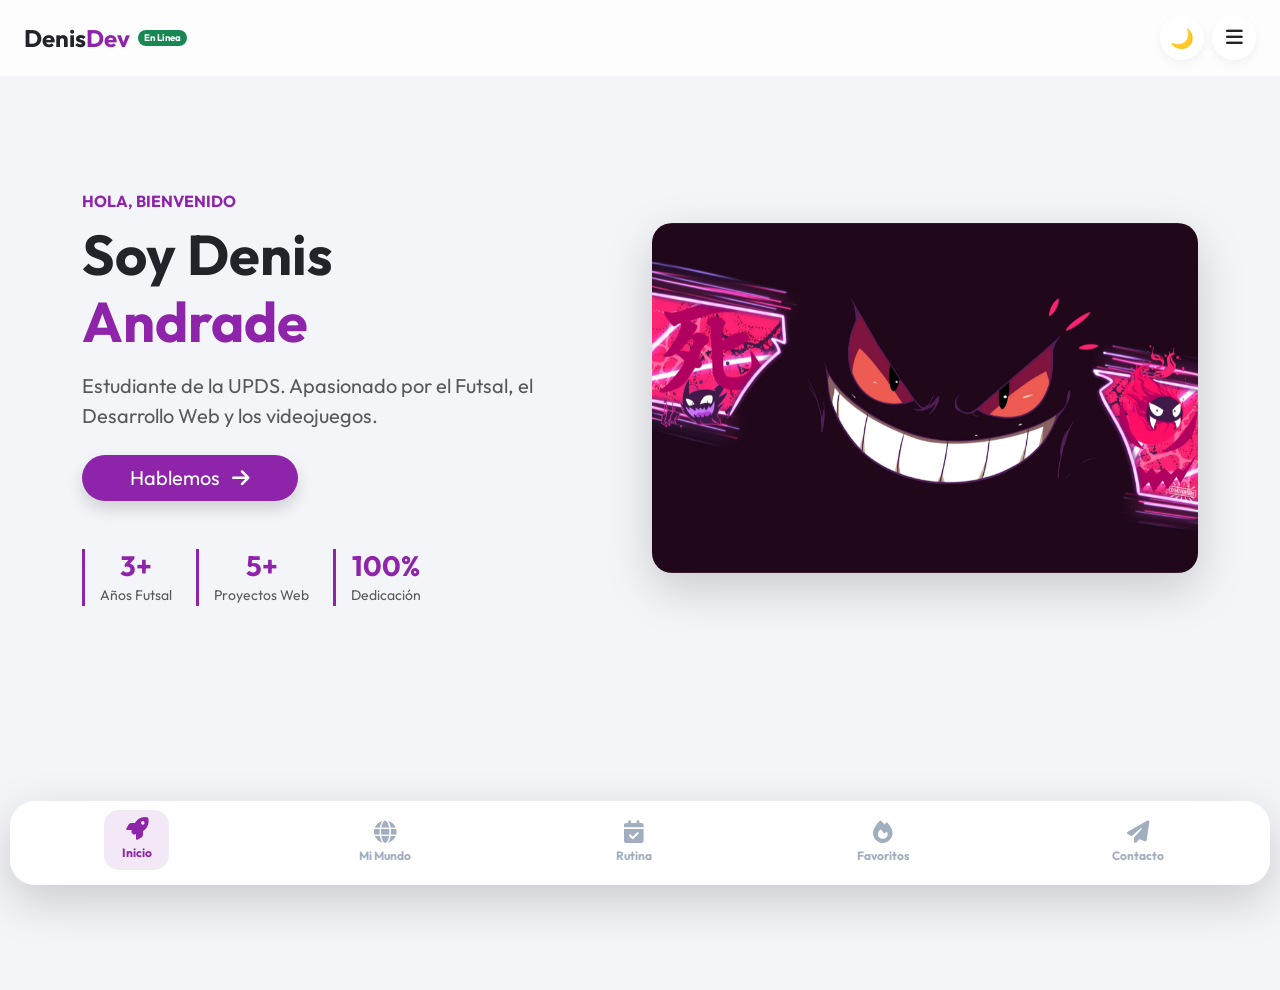
<file: index.html>
<!DOCTYPE html>
<html lang="es">
<head>
    <meta charset="UTF-8">
    <meta name="viewport" content="width=device-width, initial-scale=1.0, maximum-scale=1.0, user-scalable=no">
    <title>Denis Andrade | Portafolio PWA</title>
    
    <!-- Bootstrap CSS -->
    <link href="https://cdn.jsdelivr.net/npm/bootstrap@5.3.0/dist/css/bootstrap.min.css" rel="stylesheet">
    <!-- FontAwesome -->
    <link rel="stylesheet" href="https://cdnjs.cloudflare.com/ajax/libs/font-awesome/6.4.0/css/all.min.css">
    <!-- Google Fonts -->
    <link href="https://fonts.googleapis.com/css2?family=Outfit:wght@300;500;700&display=swap" rel="stylesheet">
    
    <!-- PWA -->
    <link rel="manifest" href="manifest.json">
    <meta name="theme-color" content="#8e24aa">
    
    <link rel="stylesheet" href="styles.css">
</head>
<body class="modo-claro">

    <!-- TOP BAR -->
    <header class="top-bar d-flex justify-content-between align-items-center px-4 py-3 fixed-top">
        <div class="d-flex align-items-center gap-2">
            <h1 class="logo m-0 fs-4 fw-bold text-dark">Denis<span class="text-gengar">Dev</span></h1>
            <span id="estadoRed" class="badge bg-success rounded-pill" style="font-size: 0.6rem;">En Línea</span>
        </div>
        
        <div class="d-flex gap-2">
            <button id="themeBtn" class="btn btn-icon btn-tactil">🌙</button>
            <button id="btnMenu" class="btn btn-icon btn-tactil"><i class="fas fa-bars"></i></button>
        </div>
    </header>

    <!-- MENÚ HAMBURGUESA -->
    <div id="menuDesplegable" class="menu-flotante shadow-lg">
        <div class="menu-header text-center pb-3 mb-3 border-bottom">
            <h5 class="text-gengar fw-bold m-0">Opciones Rápidas</h5>
            <small class="text-muted" id="textoHidratacion">Cargando...</small>
        </div>
        <ul class="list-unstyled m-0">
            <li><a href="#" onclick="cambiarSeccion('inicio')"><i class="fas fa-home"></i> Inicio</a></li>
            <li><a href="#" onclick="cambiarSeccion('sobre-mi')"><i class="fas fa-user-astronaut"></i> Sobre mí</a></li>
            <li><a href="#" onclick="cambiarSeccion('horario')"><i class="fas fa-calendar-alt"></i> Mi Horario</a></li>
            <li><a href="#" onclick="cambiarSeccion('favoritos')"><i class="fas fa-star"></i> Favoritos</a></li>
            <li><a href="#" onclick="cambiarSeccion('contacto')"><i class="fas fa-envelope"></i> Contacto</a></li>
        </ul>
    </div>
    <div id="overlay" class="overlay"></div>

    <!-- CONTENEDOR PRINCIPAL -->
    <main class="container main-content">
        
        <!-- 1. INICIO -->
        <section id="sec-inicio" class="app-seccion activa pt-5">
            <div class="row align-items-center pt-4 min-vh-75">
                <div class="col-lg-6 mb-4 mb-lg-0 text-center text-lg-start">
                    <p class="text-gengar fw-bold text-uppercase tracking-wide mb-2">Hola, bienvenido</p>
                    <h1 class="display-4 fw-bold mb-3 text-dark hero-title">Soy Denis<br><span class="text-gengar">Andrade</span></h1>
                    <p class="text-muted fs-5 mb-4">Estudiante de la UPDS. Apasionado por el Futsal, el Desarrollo Web y los videojuegos.</p>
                    <button onclick="cambiarSeccion('contacto')" class="btn btn-gengar btn-lg px-5 rounded-pill shadow">Hablemos <i class="fas fa-arrow-right ms-2"></i></button>
                    
                    <div class="d-flex gap-4 mt-5 justify-content-center justify-content-lg-start">
                        <div class="stat-box text-center">
                            <h3 class="fw-bold text-gengar m-0">3+</h3>
                            <small class="text-muted">Años Futsal</small>
                        </div>
                        <div class="stat-box text-center">
                            <h3 class="fw-bold text-gengar m-0">5+</h3>
                            <small class="text-muted">Proyectos Web</small>
                        </div>
                        <div class="stat-box text-center">
                            <h3 class="fw-bold text-gengar m-0">100%</h3>
                            <small class="text-muted">Dedicación</small>
                        </div>
                    </div>
                </div>
                <div class="col-lg-6">
                    <div class="hero-image-container shadow-lg">
                        <div id="inicioCarousel" class="carousel slide carousel-fade" data-bs-ride="carousel">
                            <div class="carousel-inner rounded-4">
                                <div class="carousel-item active">
                                    <img src="img/foto1.jpg" class="d-block w-100 hero-img" alt="Futsal" loading="lazy">
                                </div>
                                <div class="carousel-item">
                                    <img src="img/foto2.jpg" class="d-block w-100 hero-img" alt="Hardware" loading="lazy">
                                </div>
                                <div class="carousel-item">
                                    <img src="img/foto3.jpg" class="d-block w-100 hero-img" alt="Gaming" loading="lazy">
                                </div>
                            </div>
                        </div>
                    </div>
                </div>
            </div>
        </section>

        <!-- 2. SOBRE MI (CON TARJETAS INTERACTIVAS) -->
        <section id="sec-sobre-mi" class="app-seccion pt-5">
            <div class="text-center mb-4 pt-4">
                <h2 class="display-6 fw-bold text-dark">Mi Mundo</h2>
                <p class="text-muted">Haz clic en una tarjeta para saber más</p>
            </div>
            <div class="row g-4">
                <!-- Tarjeta Futsal -->
                <div class="col-md-6 col-lg-3">
                    <div class="card-custom p-4 text-center h-100 card-interactiva" onclick="abrirModal('futsal')">
                        <div class="icon-box mx-auto mb-3"><i class="fas fa-futbol"></i></div>
                        <h5 class="fw-bold text-dark">Futsal</h5>
                        <p class="text-muted small mb-0">Disciplina y campeonatos.</p>
                    </div>
                </div>
                <!-- Tarjeta Gaming -->
                <div class="col-md-6 col-lg-3">
                    <div class="card-custom p-4 text-center h-100 card-interactiva" onclick="abrirModal('gaming')">
                        <div class="icon-box mx-auto mb-3"><i class="fas fa-gamepad"></i></div>
                        <h5 class="fw-bold text-dark">Gaming</h5>
                        <p class="text-muted small mb-0">Estrategia y aventuras.</p>
                    </div>
                </div>
                <!-- Tarjeta Estudio -->
                <div class="col-md-6 col-lg-3">
                    <div class="card-custom p-4 text-center h-100 card-interactiva" onclick="abrirModal('estudio')">
                        <div class="icon-box mx-auto mb-3"><i class="fas fa-laptop-code"></i></div>
                        <h5 class="fw-bold text-dark">Estudio</h5>
                        <p class="text-muted small mb-0">Universidad y código.</p>
                    </div>
                </div>
                <!-- Tarjeta Hardware -->
                <div class="col-md-6 col-lg-3">
                    <div class="card-custom p-4 text-center h-100 card-interactiva" onclick="abrirModal('hardware')">
                        <div class="icon-box mx-auto mb-3"><i class="fas fa-microchip"></i></div>
                        <h5 class="fw-bold text-dark">Hardware</h5>
                        <p class="text-muted small mb-0">Armado y componentes.</p>
                    </div>
                </div>
            </div>
            
            <div class="card-custom mt-4 p-5 text-center bg-gengar-light">
                <h3 class="fw-bold text-gengar mb-2">"El éxito es la suma de pequeños esfuerzos repetidos día tras día."</h3>
                <p class="text-muted m-0">- Robert Collier</p>
            </div>
        </section>

        <!-- 3. HORARIO (CON MÁS CONTENIDO) -->
        <section id="sec-horario" class="app-seccion pt-5">
            <div class="text-center mb-4 pt-4">
                <h2 class="display-6 fw-bold text-dark">Mi Rutina</h2>
            </div>
            <div class="row justify-content-center g-4">
                <div class="col-lg-7">
                    <div class="card-custom p-4 h-100">
                        <h5 class="fw-bold text-dark mb-4"><i class="fas fa-clock text-gengar me-2"></i> Horario Semanal</h5>
                        <div class="timeline">
                            <div class="timeline-item">
                                <div class="timeline-dot"></div>
                                <h6 class="fw-bold text-dark mb-1">Lunes a Viernes</h6>
                                <p class="text-muted small mb-0">Mañana: Universidad UPDS | Tarde: Entrenamiento Club | Noche: Estudio y Proyectos</p>
                            </div>
                            <div class="timeline-item">
                                <div class="timeline-dot"></div>
                                <h6 class="fw-bold text-dark mb-1">Sábado y Domingo</h6>
                                <p class="text-muted small mb-0">Mañana: Partidos Oficiales de Futsal | Tarde: Entrenamiento | Noche: Descanso</p>
                            </div>
                        </div>
                    </div>
                </div>
                <!-- Tarjeta de Pendientes Ampliada -->
                <div class="col-lg-5">
                    <div class="card-custom p-4 h-100 d-flex flex-column">
                        <h5 class="fw-bold text-dark mb-4"><i class="fas fa-tasks text-gengar me-2"></i> Pendientes</h5>
                        <div class="flex-grow-1">
                            <div class="d-flex gap-3 align-items-start mb-3">
                                <i class="fas fa-check-circle text-success mt-1"></i>
                                <div><strong class="text-dark">Proyecto PWA</strong><br><small class="text-muted">Entregar Portafolio Personal (Lunes)</small></div>
                            </div>
                            <div class="d-flex gap-3 align-items-start mb-3">
                                <i class="fas fa-futbol text-gengar mt-1"></i>
                                <div><strong class="text-dark">Partido de Futsal</strong><br><small class="text-muted">Domingo 18:00 - Campeonato Local</small></div>
                            </div>
                            <div class="d-flex gap-3 align-items-start">
                                <i class="fas fa-book text-primary mt-1"></i>
                                <div><strong class="text-dark">Examen UPDS</strong><br><small class="text-muted">Próximo viernes - Diseño Web II</small></div>
                            </div>
                        </div>
                        <!-- Frase motivacional extra -->
                        <div class="mt-3 p-3 bg-gengar-light rounded text-center">
                            <small class="fw-bold text-gengar">"La disciplina supera al talento."</small>
                        </div>
                    </div>
                </div>
            </div>
        </section>

        <!-- 4. FAVORITOS -->
        <section id="sec-favoritos" class="app-seccion pt-5">
            <div class="text-center mb-4 pt-4">
                <h2 class="display-6 fw-bold text-dark">Favoritos</h2>
            </div>
            <div class="accordion row g-4" id="accordionFavoritos">
                <div class="col-md-6">
                    <div class="accordion-item card-custom border-0 p-0 overflow-hidden">
                        <h2 class="accordion-header">
                            <button class="accordion-button collapsed fw-bold btn-tactil" type="button" data-bs-toggle="collapse" data-bs-target="#collapseMusica">
                                <i class="fas fa-music text-gengar me-3"></i> Música (Trap)
                            </button>
                        </h2>
                        <div id="collapseMusica" class="accordion-collapse collapse" data-bs-parent="#accordionFavoritos">
                            <div class="accordion-body">
                                <select id="artista" class="form-select mb-2">
                                    <option value="">-- Artista --</option>
                                    <option value="duki">Duki</option>
                                    <option value="cro">C.R.O</option>
                                </select>
                                <select id="cancion" class="form-select mb-3" disabled>
                                    <option value="">-- Canción --</option>
                                </select>
                                <div id="info-cancion" class="text-gengar small fw-bold p-2 rounded bg-light" style="display:none;"></div>
                            </div>
                        </div>
                    </div>
                </div>
                <div class="col-md-6">
                    <div class="accordion-item card-custom border-0 p-0 overflow-hidden">
                        <h2 class="accordion-header">
                            <button class="accordion-button collapsed fw-bold btn-tactil" type="button" data-bs-toggle="collapse" data-bs-target="#collapseJuegos">
                                <i class="fas fa-gamepad text-gengar me-3"></i> Videojuegos
                            </button>
                        </h2>
                        <div id="collapseJuegos" class="accordion-collapse collapse" data-bs-parent="#accordionFavoritos">
                            <div class="accordion-body">
                                <div class="d-flex gap-2 flex-wrap mb-3">
                                    <button class="btn btn-sm btn-outline-dark filter-btn active btn-tactil" data-cat="todos">Todos</button>
                                    <button class="btn btn-sm btn-outline-dark filter-btn btn-tactil" data-cat="mmorpg">MMORPG</button>
                                    <button class="btn btn-sm btn-outline-dark filter-btn btn-tactil" data-cat="moba">MOBA</button>
                                </div>
                                <div id="contenedor-juegos" class="d-flex flex-column gap-2"></div>
                            </div>
                        </div>
                    </div>
                </div>
            </div>

            <div class="card-custom mt-4 p-4">
                <h5 class="fw-bold text-dark mb-4"><i class="fas fa-code text-gengar me-2"></i> Tecnologías que domino</h5>
                <div class="row g-3">
                    <div class="col-md-6">
                        <div class="d-flex justify-content-between text-dark fw-bold small mb-1"><span>HTML / CSS</span><span>90%</span></div>
                        <div class="progress" style="height: 8px;"><div class="progress-bar bg-gengar" style="width: 90%;"></div></div>
                    </div>
                    <div class="col-md-6">
                        <div class="d-flex justify-content-between text-dark fw-bold small mb-1"><span>JavaScript / jQuery</span><span>80%</span></div>
                        <div class="progress" style="height: 8px;"><div class="progress-bar bg-gengar" style="width: 80%;"></div></div>
                    </div>
                    <div class="col-md-6">
                        <div class="d-flex justify-content-between text-dark fw-bold small mb-1"><span>Bootstrap</span><span>85%</span></div>
                        <div class="progress" style="height: 8px;"><div class="progress-bar bg-gengar" style="width: 85%;"></div></div>
                    </div>
                    <div class="col-md-6">
                        <div class="d-flex justify-content-between text-dark fw-bold small mb-1"><span>Lógica de Programación</span><span>75%</span></div>
                        <div class="progress" style="height: 8px;"><div class="progress-bar bg-gengar" style="width: 75%;"></div></div>
                    </div>
                </div>
            </div>
        </section>

        <!-- 5. CONTACTO -->
        <section id="sec-contacto" class="app-seccion pt-5">
            <div class="text-center mb-4 pt-4">
                <h2 class="display-6 fw-bold text-dark">Hablemos</h2>
            </div>
            <div class="row justify-content-center g-4">
                <div class="col-lg-7">
                    <form id="contact-form" class="card-custom p-4 h-100" novalidate>
                        <h5 class="fw-bold text-dark mb-4">Envíame un mensaje</h5>
                        <div class="row g-3">
                            <div class="col-md-6">
                                <input type="text" class="form-control custom-input" id="nombre" placeholder="Nombre *">
                                <small class="text-danger error-msg fw-bold" id="error-nombre"></small>
                            </div>
                            <div class="col-md-6">
                                <input type="email" class="form-control custom-input" id="email" placeholder="Correo *">
                                <small class="text-danger error-msg fw-bold" id="error-email"></small>
                            </div>
                            <div class="col-12 mt-4">
                                <button type="submit" class="btn btn-gengar w-100 py-3 rounded-pill btn-tactil">ENVIAR MENSAJE</button>
                            </div>
                        </div>
                        <div id="mensaje-exito" class="alert alert-success text-center mt-3 fw-bold" style="display:none;">¡Enviado con éxito!</div>
                    </form>
                </div>
                <div class="col-lg-5">
                    <div class="card-custom p-4 h-100 bg-gengar-light text-center d-flex flex-column justify-content-center">
                        <h5 class="fw-bold text-gengar mb-4">Información Directa</h5>
                        <div class="mb-3">
                            <i class="fas fa-envelope fa-2x text-gengar mb-2"></i>
                            <p class="text-dark m-0 fw-bold">denis.andrade@upds.edu.bo</p>
                        </div>
                        <div class="mb-3">
                            <i class="fas fa-map-marker-alt fa-2x text-gengar mb-2"></i>
                            <p class="text-dark m-0 fw-bold">La Paz, Bolivia</p>
                        </div>
                        <div>
                            <i class="fas fa-phone fa-2x text-gengar mb-2"></i>
                            <p class="text-dark m-0 fw-bold">+591 700 00000</p>
                        </div>
                    </div>
                </div>
            </div>
        </section>
    </main>

    <!-- MODAL DE INFORMACIÓN (Se llena con JS) -->
    <div class="modal fade" id="modalInfo" tabindex="-1" aria-hidden="true">
        <div class="modal-dialog modal-dialog-centered">
            <div class="modal-content card-custom border-0">
                <div class="modal-header border-0 pb-0">
                    <h5 class="modal-title fw-bold text-gengar" id="modalTitulo">Título</h5>
                    <button type="button" class="btn-close" data-bs-dismiss="modal" aria-label="Close"></button>
                </div>
                <div class="modal-body text-dark" id="modalContenido">
                    <!-- Aquí JS inyectará el texto -->
                </div>
                <div class="modal-footer border-0 pt-0">
                    <button type="button" class="btn btn-gengar w-100 rounded-pill" data-bs-dismiss="modal">Cerrar</button>
                </div>
            </div>
        </div>
    </div>

    <!-- BARRA INFERIOR (MÁS GRANDE Y CON ICONOS LLAMATIVOS) -->
    <nav class="bottom-nav shadow-lg">
        <a href="#" class="nav-item active" onclick="cambiarSeccion('inicio', this)">
            <i class="fas fa-rocket"></i><span>Inicio</span>
        </a>
        <a href="#" class="nav-item" onclick="cambiarSeccion('sobre-mi', this)">
            <i class="fas fa-globe"></i><span>Mi Mundo</span>
        </a>
        <a href="#" class="nav-item" onclick="cambiarSeccion('horario', this)">
            <i class="fas fa-calendar-check"></i><span>Rutina</span>
        </a>
        <a href="#" class="nav-item" onclick="cambiarSeccion('favoritos', this)">
            <i class="fas fa-fire"></i><span>Favoritos</span>
        </a>
        <a href="#" class="nav-item" onclick="cambiarSeccion('contacto', this)">
            <i class="fas fa-paper-plane"></i><span>Contacto</span>
        </a>
    </nav>

    <script src="https://code.jquery.com/jquery-3.7.1.min.js"></script>
    <script src="https://cdn.jsdelivr.net/npm/bootstrap@5.3.0/dist/js/bootstrap.bundle.min.js"></script>
    <script src="script.js"></script>
</body>
</html>
</file>
<file: styles.css>
:root {
    --bg-light: #f4f5f9;
    --bg-dark: #121217;
    --gengar-purple: #8e24aa;
    --gengar-light: #ce93d8;
    --card-light: #ffffff;
    --card-dark: #1e1e24;
    --text-dark: #2d3748;
    --text-light: #f8f9fa;
}

html, body {
    min-height: 100dvh; 
    background-color: var(--bg-light);
    font-family: 'Outfit', sans-serif;
    transition: all 0.3s ease;
    overflow-x: hidden;
    padding-bottom: 90px;
}

/* --- TOP BAR --- */
.top-bar { background: rgba(255, 255, 255, 0.8); backdrop-filter: blur(10px); z-index: 1050; transition: 0.3s; }
.btn-icon { background: white; border-radius: 50%; width: 44px; height: 44px; display: flex; align-items: center; justify-content: center; box-shadow: 0 4px 10px rgba(0,0,0,0.05); border: none; font-size: 1.2rem; }
.text-gengar { color: var(--gengar-purple) !important; }

/* --- BOTTOM NAV (MÁS GRANDE) --- */
.bottom-nav {
    position: fixed; bottom: 15px; left: 10px; right: 10px;
    background: rgba(255, 255, 255, 0.95); backdrop-filter: blur(15px);
    border-radius: 25px; display: flex; justify-content: space-around; align-items: center;
    padding: 12px 5px; z-index: 1050; box-shadow: 0 10px 30px rgba(0,0,0,0.1);
}
.nav-item {
    text-decoration: none; color: #a0aec0;
    display: flex; flex-direction: column; align-items: center;
    font-size: 0.75rem; font-weight: 700;
    padding: 8px 12px; border-radius: 15px; transition: 0.3s;
    min-width: 65px; min-height: 50px; /* Más grandes */
}
.nav-item i { font-size: 1.4rem; margin-bottom: 4px; } /* Iconos más grandes */
.nav-item.active { color: var(--gengar-purple); background: rgba(142, 36, 170, 0.1); transform: translateY(-3px); }

/* --- MENÚ HAMBURGUESA FLOTANTE --- */
.menu-flotante {
    position: fixed; top: 80px; right: 20px; width: 250px;
    background: white; border-radius: 20px; padding: 20px; z-index: 1100;
    transform: translateY(-20px) scale(0.95); opacity: 0; pointer-events: none;
    transition: 0.3s cubic-bezier(0.175, 0.885, 0.32, 1.275);
}
.menu-flotante.show { transform: translateY(0) scale(1); opacity: 1; pointer-events: auto; }
.menu-flotante ul li a { display: flex; align-items: center; gap: 15px; padding: 12px; color: var(--text-dark); text-decoration: none; font-weight: 600; border-radius: 10px; transition: 0.2s; }
.menu-flotante ul li a:hover { background: #f4f5f9; color: var(--gengar-purple); }
.overlay { position: fixed; top: 0; left: 0; width: 100%; height: 100%; background: rgba(0,0,0,0.3); backdrop-filter: blur(3px); z-index: 1090; display: none; }

/* --- SECCIONES Y ANIMACIONES --- */
.app-seccion { display: none; animation: slideUp 0.4s ease-out forwards; }
.app-seccion.activa { display: block; }
@keyframes slideUp { from { opacity: 0; transform: translateY(20px); } to { opacity: 1; transform: translateY(0); } }

/* --- TARJETAS PREMIUM --- */
.card-custom {
    background: var(--card-light); border-radius: 20px;
    border: 1px solid rgba(0,0,0,0.03); box-shadow: 0 10px 30px rgba(0,0,0,0.04);
    transition: 0.3s;
}
.card-custom:hover { transform: translateY(-5px); box-shadow: 0 15px 35px rgba(142, 36, 170, 0.1); }

/* Tarjetas Interactivas (Sobre mí) */
.card-interactiva { cursor: pointer; border: 2px solid transparent; }
.card-interactiva:hover { border-color: var(--gengar-purple); transform: translateY(-8px) scale(1.02); }

.icon-box { width: 60px; height: 60px; background: rgba(142, 36, 170, 0.1); color: var(--gengar-purple); border-radius: 15px; display: flex; align-items: center; justify-content: center; font-size: 1.5rem; transition: 0.3s; }
.card-interactiva:hover .icon-box { background: var(--gengar-purple); color: white; }

/* --- BOTONES --- */
.btn-gengar { background: var(--gengar-purple); color: white; border: none; }
.btn-gengar:hover { background: var(--gengar-light); color: white; transform: scale(1.02); }

/* --- HERO --- */
.hero-img { height: 350px; object-fit: cover; }
.hero-image-container { border-radius: 20px; overflow: hidden; }

/* --- TIMELINE --- */
.timeline { border-left: 2px solid var(--gengar-light); padding-left: 20px; margin-left: 10px; }
.timeline-item { position: relative; margin-bottom: 25px; }
.timeline-dot { position: absolute; left: -27px; top: 5px; width: 12px; height: 12px; background: var(--gengar-purple); border-radius: 50%; box-shadow: 0 0 0 4px rgba(142, 36, 170, 0.2); }

/* --- FORMULARIO --- */
.custom-input { padding: 15px; border-radius: 12px; border: 1px solid #e2e8f0; background: #f8fafc; }
.custom-input:focus { border-color: var(--gengar-purple); box-shadow: 0 0 0 4px rgba(142, 36, 170, 0.1); }
.error-msg { display: none; font-size: 0.8rem; }

/* --- MODAL --- */
.modal-content { background: var(--card-light); }
.modal-body { font-size: 1.05rem; line-height: 1.6; }

/* --- EXTRA --- */
.stat-box { border-left: 3px solid var(--gengar-purple); padding-left: 15px; }
.bg-gengar-light { background: rgba(142, 36, 170, 0.05); border: 1px solid rgba(142, 36, 170, 0.1); }
.bg-gengar { background-color: var(--gengar-purple) !important; }
.progress { background-color: #e2e8f0; border-radius: 10px; }
.min-vh-75 { min-height: 75vh; }

/* --- MODO OSCURO --- */
body.modo-oscuro { background-color: var(--bg-dark); }
body.modo-oscuro .top-bar { background: rgba(18, 18, 23, 0.8); }
body.modo-oscuro .logo, body.modo-oscuro h1, body.modo-oscuro h2, body.modo-oscuro h3, body.modo-oscuro h5, body.modo-oscuro h6, body.modo-oscuro strong { color: white !important; }
body.modo-oscuro .text-muted { color: #a0aec0 !important; }
body.modo-oscuro .btn-icon { background: #1e1e24; color: white; }
body.modo-oscuro .card-custom, body.modo-oscuro .modal-content { background: var(--card-dark); border-color: rgba(255,255,255,0.05); }
body.modo-oscuro .bottom-nav { background: rgba(30, 30, 36, 0.95); }
body.modo-oscuro .menu-flotante { background: var(--card-dark); }
body.modo-oscuro .menu-flotante ul li a { color: white; }
body.modo-oscuro .menu-flotante ul li a:hover { background: #2d2d35; }
body.modo-oscuro .accordion-button { background: transparent; color: white; }
body.modo-oscuro .form-select, body.modo-oscuro .custom-input { background: #2d2d35; border-color: #444; color: white; }
body.modo-oscuro .timeline { border-left-color: #444; }
body.modo-oscuro .bg-gengar-light { background: rgba(142, 36, 170, 0.15); border: 1px solid rgba(142, 36, 170, 0.3); }
body.modo-oscuro .progress { background-color: #2d2d35; }
</file>
